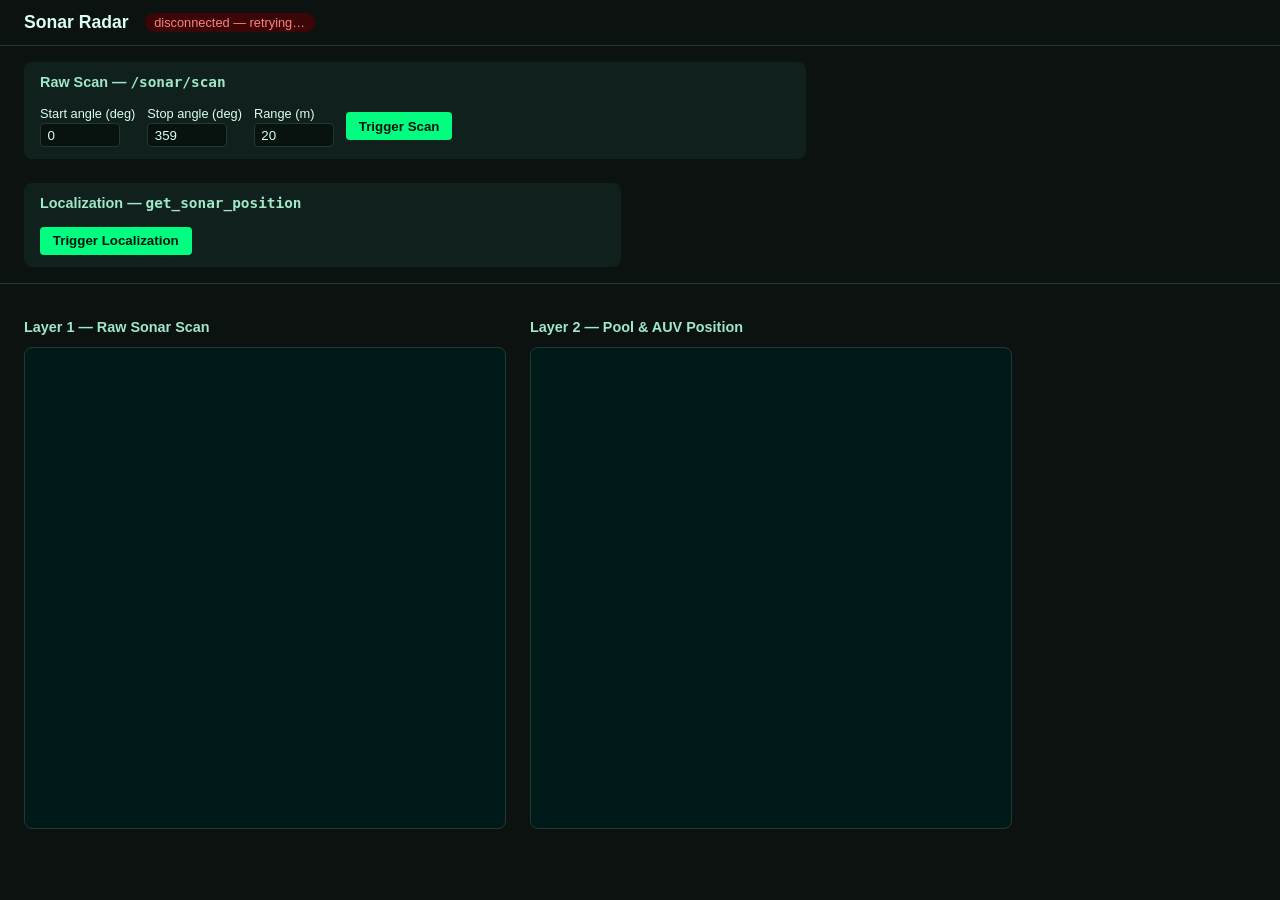
<file: tools/radar/frontend/index.html>
<!doctype html>
<html lang="en">
<head>
  <meta charset="utf-8" />
  <title>Sonar Radar</title>
  <link rel="stylesheet" href="css/style.css" />
</head>
<body>
  <header>
    <h1>Sonar Radar</h1>
    <span id="ws-status" class="status status-disconnected">disconnected</span>
  </header>

  <section class="controls">
    <form id="scan-form">
      <h2>Raw Scan — <code>/sonar/scan</code></h2>
      <label>Start angle (deg) <input type="number" id="scan-start" value="0" min="0" max="359" /></label>
      <label>Stop angle (deg) <input type="number" id="scan-stop" value="359" min="0" max="359" /></label>
      <label>Range (m) <input type="number" id="scan-range" value="20" min="1" max="50" /></label>
      <button type="submit">Trigger Scan</button>
      <span id="scan-status" class="call-status"></span>
    </form>

    <form id="localize-form">
      <h2>Localization — <code>get_sonar_position</code></h2>
      <button type="submit">Trigger Localization</button>
      <span id="localize-status" class="call-status"></span>
    </form>
  </section>

  <section class="views">
    <div class="view">
      <h2>Layer 1 — Raw Sonar Scan</h2>
      <canvas id="sonar-canvas" width="480" height="480"></canvas>
    </div>
    <div class="view">
      <h2>Layer 2 — Pool &amp; AUV Position</h2>
      <canvas id="pool-canvas" width="480" height="480"></canvas>
    </div>
  </section>

  <script src="js/sonar-view.js"></script>
  <script src="js/pool-view.js"></script>
  <script src="js/app.js"></script>
</body>
</html>
</file>
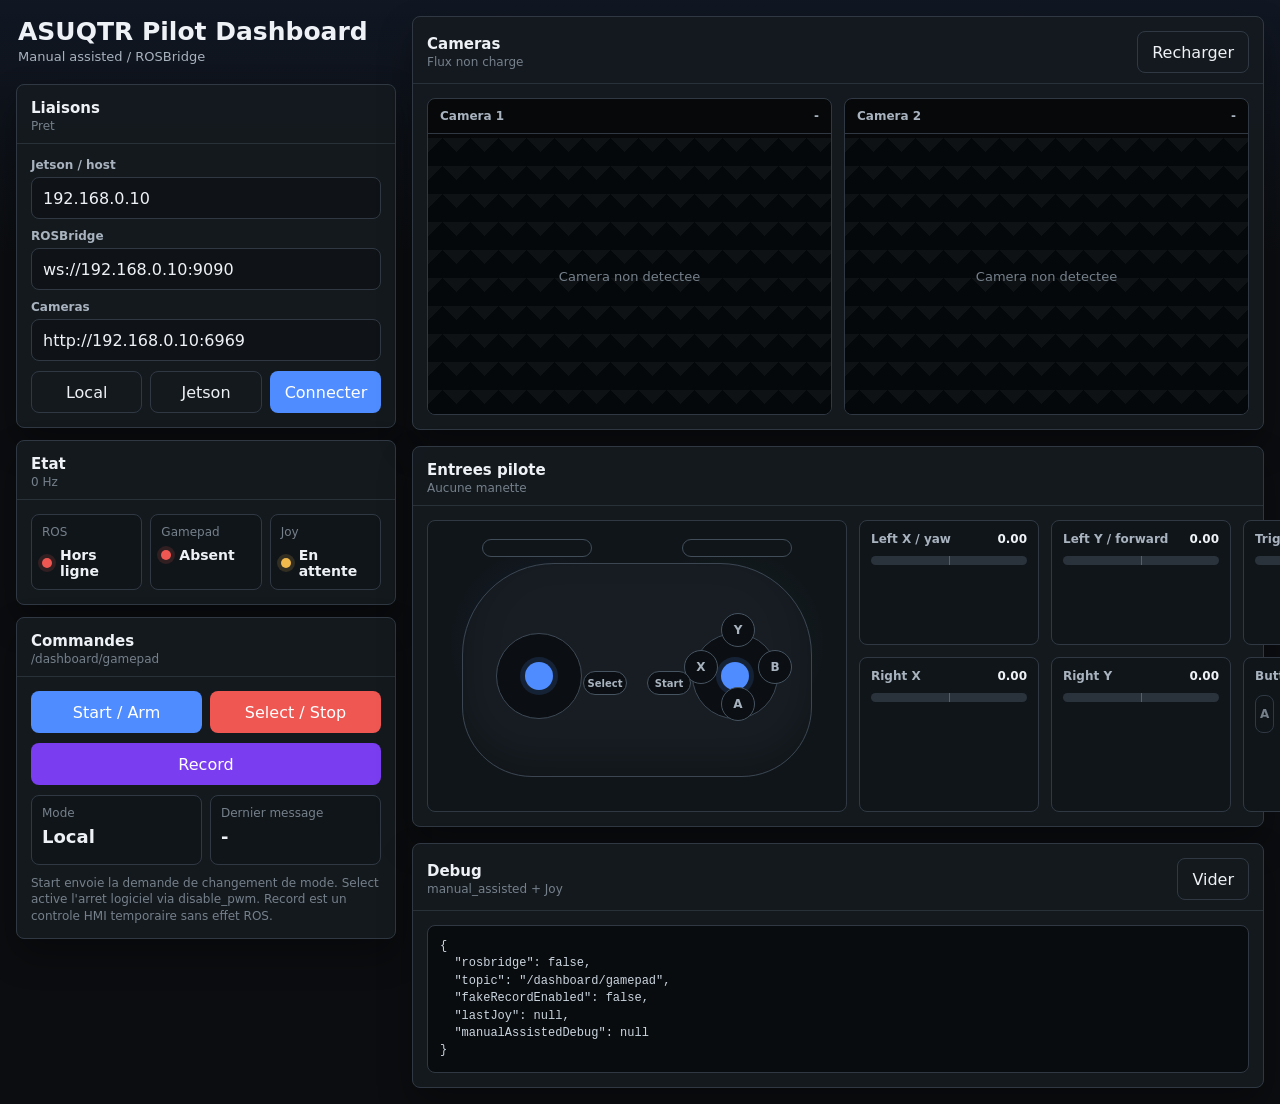
<file: tools/manual_assisted_dashboard.html>
<!doctype html>
<html lang="fr">
<head>
  <meta charset="utf-8">
  <meta name="viewport" content="width=device-width, initial-scale=1">
  <title>ASUQTR Pilot Dashboard</title>
  <style>
    :root {
      color-scheme: dark;
      --bg: #0b0d10;
      --surface: #151a1f;
      --surface-2: #1d242b;
      --line: #303943;
      --text: #eef2f6;
      --muted: #a8b3bf;
      --quiet: #75808b;
      --blue: #4f8cff;
      --green: #31c67a;
      --amber: #f1b84b;
      --red: #ef5753;
      --shadow: 0 16px 34px rgba(0, 0, 0, 0.32);
      font-family: Inter, ui-sans-serif, system-ui, -apple-system, BlinkMacSystemFont, "Segoe UI", Arial, sans-serif;
      background: var(--bg);
      color: var(--text);
    }

    * {
      box-sizing: border-box;
    }

    body {
      min-height: 100vh;
      margin: 0;
      background:
        linear-gradient(180deg, rgba(79, 140, 255, 0.08), transparent 260px),
        var(--bg);
    }

    button,
    input {
      font: inherit;
    }

    button {
      min-height: 42px;
      border: 1px solid transparent;
      border-radius: 8px;
      padding: 0 14px;
      color: var(--text);
      background: var(--surface-2);
      cursor: pointer;
    }

    button:hover {
      border-color: #4b5967;
      background: #26303a;
    }

    button:disabled {
      cursor: not-allowed;
      opacity: 0.55;
    }

    .primary {
      background: var(--blue);
      color: #fff;
    }

    .primary:hover {
      border-color: #7aaaed;
      background: #659cff;
    }

    .danger {
      background: var(--red);
      color: #fff;
    }

    .danger:hover {
      border-color: #ffaaa7;
      background: #ff6864;
    }

    .recording {
      background: #7a3df0;
      color: #fff;
    }

    .recording:hover {
      border-color: #b79aff;
      background: #8752f3;
    }

    .recording.active {
      border-color: #ffd27a;
      background: var(--amber);
      color: #1b1303;
    }

    .ghost {
      background: transparent;
      border-color: var(--line);
    }

    input {
      width: 100%;
      min-height: 42px;
      border: 1px solid var(--line);
      border-radius: 8px;
      padding: 0 11px;
      color: var(--text);
      background: #0f1317;
      outline: none;
    }

    input:focus {
      border-color: var(--blue);
      box-shadow: 0 0 0 3px rgba(79, 140, 255, 0.18);
    }

    .app {
      display: grid;
      grid-template-columns: minmax(320px, 380px) minmax(0, 1fr);
      gap: 16px;
      min-height: 100vh;
      padding: 16px;
    }

    .sidebar,
    .main {
      min-width: 0;
    }

    .sidebar {
      display: grid;
      align-content: start;
      gap: 12px;
    }

    .main {
      display: grid;
      grid-template-rows: auto minmax(300px, 1fr) auto;
      gap: 16px;
    }

    .panel {
      border: 1px solid var(--line);
      border-radius: 8px;
      background: rgba(21, 26, 31, 0.94);
      box-shadow: var(--shadow);
    }

    .panel-header {
      display: flex;
      align-items: center;
      justify-content: space-between;
      gap: 12px;
      min-height: 54px;
      padding: 14px 14px 10px;
      border-bottom: 1px solid rgba(48, 57, 67, 0.72);
    }

    .panel-title {
      margin: 0;
      font-size: 15px;
      font-weight: 750;
      letter-spacing: 0;
    }

    .panel-kicker {
      margin: 2px 0 0;
      color: var(--quiet);
      font-size: 12px;
    }

    .panel-body {
      padding: 14px;
    }

    .brand {
      display: grid;
      gap: 4px;
      padding: 3px 2px 8px;
    }

    .brand h1 {
      margin: 0;
      font-size: 25px;
      line-height: 1.05;
      letter-spacing: 0;
    }

    .brand .sub {
      color: var(--muted);
      font-size: 13px;
    }

    .status-grid {
      display: grid;
      grid-template-columns: repeat(3, minmax(0, 1fr));
      gap: 8px;
    }

    .status-card {
      min-height: 76px;
      border: 1px solid var(--line);
      border-radius: 8px;
      padding: 10px;
      background: #10151a;
    }

    .status-label {
      color: var(--quiet);
      font-size: 12px;
    }

    .status-value {
      display: flex;
      align-items: center;
      gap: 8px;
      margin-top: 8px;
      font-size: 14px;
      font-weight: 720;
      min-width: 0;
    }

    .dot {
      width: 10px;
      height: 10px;
      flex: 0 0 auto;
      border-radius: 50%;
      background: var(--quiet);
      box-shadow: 0 0 0 4px rgba(117, 128, 139, 0.14);
    }

    .dot.ok {
      background: var(--green);
      box-shadow: 0 0 0 4px rgba(49, 198, 122, 0.15);
    }

    .dot.warn {
      background: var(--amber);
      box-shadow: 0 0 0 4px rgba(241, 184, 75, 0.15);
    }

    .dot.bad {
      background: var(--red);
      box-shadow: 0 0 0 4px rgba(239, 87, 83, 0.15);
    }

    .field-grid {
      display: grid;
      gap: 10px;
    }

    .field label {
      display: block;
      margin-bottom: 5px;
      color: var(--muted);
      font-size: 12px;
      font-weight: 680;
    }

    .button-row {
      display: grid;
      grid-template-columns: repeat(2, minmax(0, 1fr));
      gap: 8px;
    }

    .button-row.three {
      grid-template-columns: repeat(3, minmax(0, 1fr));
    }

    .readout-grid {
      display: grid;
      grid-template-columns: repeat(2, minmax(0, 1fr));
      gap: 8px;
    }

    .metric {
      min-height: 70px;
      border: 1px solid var(--line);
      border-radius: 8px;
      padding: 10px;
      background: #10151a;
    }

    .metric-label {
      color: var(--quiet);
      font-size: 12px;
    }

    .metric-value {
      margin-top: 6px;
      font-size: 18px;
      font-weight: 760;
      white-space: nowrap;
      overflow: hidden;
      text-overflow: ellipsis;
    }

    .camera-grid {
      display: grid;
      grid-template-columns: repeat(2, minmax(260px, 1fr));
      gap: 12px;
      min-height: 0;
    }

    .camera {
      position: relative;
      display: grid;
      grid-template-rows: auto minmax(220px, 1fr);
      min-height: 0;
      border: 1px solid var(--line);
      border-radius: 8px;
      overflow: hidden;
      background: #06080a;
    }

    .camera-title {
      display: flex;
      align-items: center;
      justify-content: space-between;
      gap: 12px;
      padding: 10px 12px;
      border-bottom: 1px solid var(--line);
      color: var(--muted);
      font-size: 12px;
      font-weight: 700;
    }

    .camera img {
      display: block;
      width: 100%;
      height: 100%;
      min-height: 280px;
      object-fit: contain;
      background: #040608;
    }

    .camera.offline img {
      visibility: hidden;
    }

    .camera-placeholder {
      position: absolute;
      left: 0;
      right: 0;
      bottom: 0;
      top: 39px;
      display: none;
      place-items: center;
      padding: 18px;
      color: var(--quiet);
      text-align: center;
      font-size: 13px;
      background:
        linear-gradient(135deg, rgba(255, 255, 255, 0.04) 25%, transparent 25%),
        linear-gradient(225deg, rgba(255, 255, 255, 0.04) 25%, transparent 25%),
        #05080b;
      background-size: 28px 28px;
    }

    .camera.offline .camera-placeholder {
      display: grid;
    }

    .control-grid {
      display: grid;
      grid-template-columns: repeat(3, minmax(180px, 1fr));
      gap: 12px;
    }

    .pilot-layout {
      display: grid;
      grid-template-columns: minmax(310px, 420px) minmax(0, 1fr);
      gap: 12px;
      align-items: stretch;
    }

    .gamepad-visual {
      position: relative;
      min-height: 292px;
      border: 1px solid var(--line);
      border-radius: 8px;
      background:
        radial-gradient(circle at 28% 42%, rgba(79, 140, 255, 0.1), transparent 28%),
        radial-gradient(circle at 72% 42%, rgba(49, 198, 122, 0.1), transparent 28%),
        #10151a;
      overflow: hidden;
    }

    .gamepad-shell {
      position: absolute;
      inset: 42px 34px 34px;
      border: 1px solid #3b4652;
      border-radius: 92px 92px 70px 70px;
      background: #171d23;
      box-shadow: inset 0 -18px 36px rgba(0, 0, 0, 0.25);
    }

    .stick {
      position: absolute;
      width: 86px;
      height: 86px;
      border: 1px solid #3d4854;
      border-radius: 50%;
      background: #0b0f13;
    }

    .stick.left {
      left: 68px;
      top: 112px;
    }

    .stick.right {
      right: 68px;
      top: 112px;
    }

    .stick-dot {
      position: absolute;
      left: 50%;
      top: 50%;
      width: 28px;
      height: 28px;
      margin: -14px 0 0 -14px;
      border-radius: 50%;
      background: var(--blue);
      box-shadow: 0 0 0 5px rgba(79, 140, 255, 0.15);
      transform: translate(0, 0);
    }

    .trigger {
      position: absolute;
      top: 18px;
      width: 110px;
      height: 18px;
      border: 1px solid #414d59;
      border-radius: 999px;
      background: #10151a;
      overflow: hidden;
    }

    .trigger.left {
      left: 54px;
    }

    .trigger.right {
      right: 54px;
    }

    .trigger-fill {
      display: block;
      width: 0;
      height: 100%;
      background: var(--green);
    }

    .face-buttons {
      position: absolute;
      right: 54px;
      top: 92px;
      width: 108px;
      height: 108px;
    }

    .face-button,
    .small-button {
      position: absolute;
      display: grid;
      place-items: center;
      border: 1px solid #465360;
      border-radius: 50%;
      color: var(--muted);
      background: #0b0f13;
      font-size: 12px;
      font-weight: 760;
    }

    .face-button {
      width: 34px;
      height: 34px;
    }

    .face-button.active,
    .small-button.active {
      border-color: rgba(49, 198, 122, 0.8);
      color: #eafff3;
      background: rgba(49, 198, 122, 0.22);
    }

    .face-a { left: 37px; bottom: 0; }
    .face-b { right: 0; top: 37px; }
    .face-x { left: 0; top: 37px; }
    .face-y { left: 37px; top: 0; }

    .small-button {
      width: 44px;
      height: 24px;
      border-radius: 999px;
      font-size: 10px;
    }

    .small-button.select {
      left: calc(50% - 54px);
      top: 150px;
    }

    .small-button.start {
      left: calc(50% + 10px);
      top: 150px;
    }

    .axis-card {
      border: 1px solid var(--line);
      border-radius: 8px;
      padding: 11px;
      background: #10151a;
    }

    .axis-top {
      display: flex;
      justify-content: space-between;
      gap: 12px;
      color: var(--muted);
      font-size: 12px;
      font-weight: 680;
    }

    .axis-value {
      color: var(--text);
      font-variant-numeric: tabular-nums;
    }

    .bar {
      position: relative;
      height: 9px;
      margin-top: 10px;
      border-radius: 999px;
      background: #2a323b;
      overflow: hidden;
    }

    .bar::before {
      content: "";
      position: absolute;
      top: 0;
      bottom: 0;
      left: 50%;
      width: 1px;
      background: rgba(255, 255, 255, 0.22);
    }

    .bar-fill {
      position: absolute;
      top: 0;
      bottom: 0;
      left: 50%;
      width: 0;
      background: var(--blue);
      border-radius: 999px;
    }

    .button-map {
      display: grid;
      grid-template-columns: repeat(6, minmax(0, 1fr));
      gap: 8px;
      margin-top: 12px;
    }

    .pad-button {
      min-height: 38px;
      border: 1px solid var(--line);
      border-radius: 8px;
      display: grid;
      place-items: center;
      color: var(--quiet);
      background: #10151a;
      font-size: 12px;
      font-weight: 760;
    }

    .pad-button.active {
      border-color: rgba(49, 198, 122, 0.8);
      color: #dff9eb;
      background: rgba(49, 198, 122, 0.18);
    }

    .debug {
      max-height: 220px;
      margin: 0;
      padding: 12px;
      overflow: auto;
      border: 1px solid var(--line);
      border-radius: 8px;
      background: #090c0f;
      color: #cbd5df;
      font-size: 12px;
      line-height: 1.45;
    }

    .tiny {
      color: var(--quiet);
      font-size: 12px;
      line-height: 1.35;
    }

    @media (max-width: 1080px) {
      .app {
        grid-template-columns: 1fr;
      }

      .main {
        grid-template-rows: auto auto auto;
      }
    }

    @media (max-width: 760px) {
      .app {
        padding: 10px;
      }

      .status-grid,
      .camera-grid,
      .control-grid,
      .pilot-layout,
      .button-row,
      .button-row.three,
      .readout-grid {
        grid-template-columns: 1fr;
      }

      .button-map {
        grid-template-columns: repeat(3, minmax(0, 1fr));
      }

      .brand h1 {
        font-size: 22px;
      }
    }
  </style>
</head>
<body>
  <main class="app">
    <aside class="sidebar">
      <div class="brand">
        <h1>ASUQTR Pilot Dashboard</h1>
        <div class="sub">Manual assisted / ROSBridge</div>
      </div>

      <section class="panel">
        <div class="panel-header">
          <div>
            <h2 class="panel-title">Liaisons</h2>
            <p class="panel-kicker" id="hostHint">Pret</p>
          </div>
        </div>
        <div class="panel-body field-grid">
          <div class="field">
            <label for="jetsonIp">Jetson / host</label>
            <input id="jetsonIp" value="192.168.0.10" autocomplete="off">
          </div>
          <div class="field">
            <label for="rosbridgeUrl">ROSBridge</label>
            <input id="rosbridgeUrl" value="ws://192.168.0.10:9090" autocomplete="off">
          </div>
          <div class="field">
            <label for="cameraUrl">Cameras</label>
            <input id="cameraUrl" value="http://192.168.0.10:6969" autocomplete="off">
          </div>
          <div class="button-row three">
            <button id="localBtn" class="ghost" type="button">Local</button>
            <button id="jetsonBtn" class="ghost" type="button">Jetson</button>
            <button id="connectBtn" class="primary" type="button">Connecter</button>
          </div>
        </div>
      </section>

      <section class="panel">
        <div class="panel-header">
          <div>
            <h2 class="panel-title">Etat</h2>
            <p class="panel-kicker" id="publishRate">0 Hz</p>
          </div>
        </div>
        <div class="panel-body">
          <div class="status-grid">
            <div class="status-card">
              <div class="status-label">ROS</div>
              <div class="status-value"><span id="rosDot" class="dot bad"></span><span id="rosText">Hors ligne</span></div>
            </div>
            <div class="status-card">
              <div class="status-label">Gamepad</div>
              <div class="status-value"><span id="gamepadDot" class="dot bad"></span><span id="gamepadText">Absent</span></div>
            </div>
            <div class="status-card">
              <div class="status-label">Joy</div>
              <div class="status-value"><span id="pubDot" class="dot warn"></span><span id="pubText">En attente</span></div>
            </div>
          </div>
        </div>
      </section>

      <section class="panel">
        <div class="panel-header">
          <div>
            <h2 class="panel-title">Commandes</h2>
            <p class="panel-kicker">/dashboard/gamepad</p>
          </div>
        </div>
        <div class="panel-body field-grid">
          <div class="button-row">
            <button id="armBtn" class="primary" type="button">Start / Arm</button>
            <button id="stopBtn" class="danger" type="button">Select / Stop</button>
          </div>
          <button id="recordBtn" class="recording" type="button">Record</button>
          <div class="readout-grid">
            <div class="metric">
              <div class="metric-label">Mode</div>
              <div id="modeMetric" class="metric-value">Local</div>
            </div>
            <div class="metric">
              <div class="metric-label">Dernier message</div>
              <div id="ageMetric" class="metric-value">-</div>
            </div>
          </div>
          <div class="tiny">Start envoie la demande de changement de mode. Select active l'arret logiciel via disable_pwm. Record est un controle HMI temporaire sans effet ROS.</div>
        </div>
      </section>
    </aside>

    <section class="main">
      <section class="panel">
        <div class="panel-header">
          <div>
            <h2 class="panel-title">Cameras</h2>
            <p class="panel-kicker" id="cameraHint">Flux non charge</p>
          </div>
          <button id="reloadCamerasBtn" class="ghost" type="button">Recharger</button>
        </div>
        <div class="panel-body camera-grid">
          <article id="cam1Card" class="camera offline">
            <div class="camera-title"><span>Camera 1</span><span id="cam1State">-</span></div>
            <img id="cam1" alt="Camera 1">
            <div class="camera-placeholder">Camera non detectee</div>
          </article>
          <article id="cam2Card" class="camera offline">
            <div class="camera-title"><span>Camera 2</span><span id="cam2State">-</span></div>
            <img id="cam2" alt="Camera 2">
            <div class="camera-placeholder">Camera non detectee</div>
          </article>
        </div>
      </section>

      <section class="panel">
        <div class="panel-header">
          <div>
            <h2 class="panel-title">Entrees pilote</h2>
            <p class="panel-kicker" id="gamepadName">Aucune manette</p>
          </div>
        </div>
        <div class="panel-body">
          <div class="pilot-layout">
            <div class="gamepad-visual" aria-label="Gamepad state">
              <div class="gamepad-shell"></div>
              <div class="trigger left"><span id="ltFill" class="trigger-fill"></span></div>
              <div class="trigger right"><span id="rtFill" class="trigger-fill"></span></div>
              <div class="stick left"><span id="leftStickDot" class="stick-dot"></span></div>
              <div class="stick right"><span id="rightStickDot" class="stick-dot"></span></div>
              <div class="face-buttons">
                <span id="faceA" class="face-button face-a">A</span>
                <span id="faceB" class="face-button face-b">B</span>
                <span id="faceX" class="face-button face-x">X</span>
                <span id="faceY" class="face-button face-y">Y</span>
              </div>
              <span id="smallSelect" class="small-button select">Select</span>
              <span id="smallStart" class="small-button start">Start</span>
            </div>

            <div class="control-grid">
              <div class="axis-card" data-axis-card="leftX">
                <div class="axis-top"><span>Left X / yaw</span><span class="axis-value" id="leftXValue">0.00</span></div>
                <div class="bar"><span class="bar-fill" id="leftXBar"></span></div>
              </div>
              <div class="axis-card" data-axis-card="leftY">
                <div class="axis-top"><span>Left Y / forward</span><span class="axis-value" id="leftYValue">0.00</span></div>
                <div class="bar"><span class="bar-fill" id="leftYBar"></span></div>
              </div>
              <div class="axis-card" data-axis-card="vertical">
                <div class="axis-top"><span>Triggers / depth</span><span class="axis-value" id="verticalValue">0.00</span></div>
                <div class="bar"><span class="bar-fill" id="verticalBar"></span></div>
              </div>
              <div class="axis-card" data-axis-card="rightX">
                <div class="axis-top"><span>Right X</span><span class="axis-value" id="rightXValue">0.00</span></div>
                <div class="bar"><span class="bar-fill" id="rightXBar"></span></div>
              </div>
              <div class="axis-card" data-axis-card="rightY">
                <div class="axis-top"><span>Right Y</span><span class="axis-value" id="rightYValue">0.00</span></div>
                <div class="bar"><span class="bar-fill" id="rightYBar"></span></div>
              </div>
              <div class="axis-card" data-axis-card="buttons">
                <div class="axis-top"><span>Buttons</span><span class="axis-value" id="buttonValue">0</span></div>
                <div class="button-map">
                  <span id="btnA" class="pad-button">A</span>
                  <span id="btnB" class="pad-button">B</span>
                  <span id="btnX" class="pad-button">X</span>
                  <span id="btnY" class="pad-button">Y</span>
                  <span id="btnSelect" class="pad-button">Select</span>
                  <span id="btnStart" class="pad-button">Start</span>
                </div>
              </div>
            </div>
          </div>
        </div>
      </section>

      <section class="panel">
        <div class="panel-header">
          <div>
            <h2 class="panel-title">Debug</h2>
            <p class="panel-kicker">manual_assisted + Joy</p>
          </div>
          <button id="clearDebugBtn" class="ghost" type="button">Vider</button>
        </div>
        <div class="panel-body">
          <pre id="debug" class="debug">Waiting...</pre>
        </div>
      </section>
    </section>
  </main>

  <script>
    const joyTopic = "/dashboard/gamepad";
    const debugTopic = "/debug/manual_assisted";
    const publishPeriodMs = 50;
    const storageKey = "asuqtr.dashboard.settings";

    let ws = null;
    let publishTimer = null;
    let publishCount = 0;
    let lastPublishCount = 0;
    let lastJoy = null;
    let lastJoyAt = 0;
    let manualAssistedDebug = null;
    let selectedModeRequest = "Start envoye";
    let fakeRecordEnabled = false;

    const el = {
      jetsonIp: document.getElementById("jetsonIp"),
      rosbridgeUrl: document.getElementById("rosbridgeUrl"),
      cameraUrl: document.getElementById("cameraUrl"),
      hostHint: document.getElementById("hostHint"),
      rosDot: document.getElementById("rosDot"),
      gamepadDot: document.getElementById("gamepadDot"),
      pubDot: document.getElementById("pubDot"),
      rosText: document.getElementById("rosText"),
      gamepadText: document.getElementById("gamepadText"),
      pubText: document.getElementById("pubText"),
      publishRate: document.getElementById("publishRate"),
      gamepadName: document.getElementById("gamepadName"),
      debug: document.getElementById("debug"),
      modeMetric: document.getElementById("modeMetric"),
      ageMetric: document.getElementById("ageMetric"),
      cameraHint: document.getElementById("cameraHint"),
      recordBtn: document.getElementById("recordBtn"),
      cam1Card: document.getElementById("cam1Card"),
      cam2Card: document.getElementById("cam2Card"),
      cam1: document.getElementById("cam1"),
      cam2: document.getElementById("cam2"),
      cam1State: document.getElementById("cam1State"),
      cam2State: document.getElementById("cam2State"),
      leftStickDot: document.getElementById("leftStickDot"),
      rightStickDot: document.getElementById("rightStickDot"),
      ltFill: document.getElementById("ltFill"),
      rtFill: document.getElementById("rtFill")
    };

    const axisEls = {
      leftX: { value: document.getElementById("leftXValue"), bar: document.getElementById("leftXBar") },
      leftY: { value: document.getElementById("leftYValue"), bar: document.getElementById("leftYBar") },
      vertical: { value: document.getElementById("verticalValue"), bar: document.getElementById("verticalBar") },
      rightX: { value: document.getElementById("rightXValue"), bar: document.getElementById("rightXBar") },
      rightY: { value: document.getElementById("rightYValue"), bar: document.getElementById("rightYBar") }
    };

    const buttonEls = {
      0: document.getElementById("btnA"),
      1: document.getElementById("btnB"),
      2: document.getElementById("btnX"),
      3: document.getElementById("btnY"),
      6: document.getElementById("btnSelect"),
      7: document.getElementById("btnStart")
    };

    const faceButtonEls = {
      0: document.getElementById("faceA"),
      1: document.getElementById("faceB"),
      2: document.getElementById("faceX"),
      3: document.getElementById("faceY"),
      6: document.getElementById("smallSelect"),
      7: document.getElementById("smallStart")
    };

    function setDot(dot, status) {
      dot.className = "dot " + status;
    }

    function clamp(value, min, max) {
      return Math.min(max, Math.max(min, value));
    }

    function nowStamp() {
      const ms = Date.now();
      return {
        sec: Math.floor(ms / 1000),
        nanosec: (ms % 1000) * 1000000
      };
    }

    function loadSettings() {
      try {
        const settings = JSON.parse(localStorage.getItem(storageKey) || "{}");
        if (settings.jetsonIp) el.jetsonIp.value = settings.jetsonIp;
        if (settings.rosbridgeUrl) el.rosbridgeUrl.value = settings.rosbridgeUrl;
        if (settings.cameraUrl) el.cameraUrl.value = settings.cameraUrl;
      } catch (error) {
        console.warn("Could not load dashboard settings", error);
      }
    }

    function saveSettings() {
      const settings = {
        jetsonIp: el.jetsonIp.value.trim(),
        rosbridgeUrl: el.rosbridgeUrl.value.trim(),
        cameraUrl: el.cameraUrl.value.trim()
      };
      try {
        localStorage.setItem(storageKey, JSON.stringify(settings));
      } catch (error) {
        console.warn("Could not save dashboard settings", error);
      }
    }

    function applyHost(host) {
      const cleanHost = host.trim();
      el.jetsonIp.value = cleanHost;
      el.rosbridgeUrl.value = "ws://" + cleanHost + ":9090";
      el.cameraUrl.value = "http://" + cleanHost + ":6969";
      saveSettings();
    }

    function normalizedUrls() {
      const ip = el.jetsonIp.value.trim() || "127.0.0.1";
      const rosUrl = el.rosbridgeUrl.value.trim() || "ws://" + ip + ":9090";
      const camBase = el.cameraUrl.value.trim() || "http://" + ip + ":6969";
      el.rosbridgeUrl.value = rosUrl;
      el.cameraUrl.value = camBase;
      return { ip, rosUrl, camBase };
    }

    function send(obj) {
      if (!ws || ws.readyState !== WebSocket.OPEN) {
        return false;
      }
      ws.send(JSON.stringify(obj));
      return true;
    }

    function advertiseJoy() {
      send({
        op: "advertise",
        topic: joyTopic,
        type: "sensor_msgs/msg/Joy"
      });
      send({
        op: "subscribe",
        topic: debugTopic,
        type: "std_msgs/msg/Float64MultiArray",
        throttle_rate: 120
      });
    }

    function connect() {
      const { rosUrl, camBase } = normalizedUrls();
      saveSettings();
      reloadCameras(camBase);

      if (ws) {
        ws.onopen = null;
        ws.onclose = null;
        ws.onerror = null;
        ws.onmessage = null;
        ws.close();
      }

      el.hostHint.textContent = rosUrl;
      el.rosText.textContent = "Connexion...";
      setDot(el.rosDot, "warn");

      ws = new WebSocket(rosUrl);
      ws.onopen = () => {
        setDot(el.rosDot, "ok");
        el.rosText.textContent = "Connecte";
        advertiseJoy();
      };
      ws.onclose = () => {
        setDot(el.rosDot, "bad");
        setDot(el.pubDot, "warn");
        el.rosText.textContent = "Hors ligne";
        el.pubText.textContent = "En attente";
      };
      ws.onerror = () => {
        setDot(el.rosDot, "bad");
        el.rosText.textContent = "Erreur";
      };
      ws.onmessage = (event) => {
        try {
          const data = JSON.parse(event.data);
          if (data.topic === debugTopic) {
            manualAssistedDebug = data.msg;
          }
        } catch (error) {
          console.warn("Invalid rosbridge message", error);
        }
      };
    }

    function reloadCameras(baseUrl) {
      const camBase = baseUrl || normalizedUrls().camBase;
      const stamp = Date.now();
      setCameraState(1, "loading");
      setCameraState(2, "loading");
      el.cam1State.textContent = "loading";
      el.cam2State.textContent = "loading";
      el.cameraHint.textContent = camBase;
      el.cam1.src = camBase + "/video_feed1?t=" + stamp;
      el.cam2.src = camBase + "/video_feed2?t=" + stamp;
    }

    function setCameraState(cameraIndex, state) {
      const card = cameraIndex === 1 ? el.cam1Card : el.cam2Card;
      const label = cameraIndex === 1 ? el.cam1State : el.cam2State;
      label.textContent = state;
      card.classList.toggle("offline", state !== "online" && state !== "loading");
    }

    function buttonValue(gp, index) {
      const button = gp.buttons[index];
      return button && button.pressed ? 1 : 0;
    }

    function triggerAxis(gp, index) {
      const button = gp.buttons[index];
      const value = button ? button.value : 0;
      return 1 - 2 * value;
    }

    function readGamepad() {
      const pads = navigator.getGamepads ? navigator.getGamepads() : [];
      const gp = Array.from(pads).find(Boolean);
      if (!gp) {
        setDot(el.gamepadDot, "bad");
        el.gamepadText.textContent = "Absent";
        el.gamepadName.textContent = "Aucune manette";
        resetInputs();
        return null;
      }

      setDot(el.gamepadDot, "ok");
      el.gamepadText.textContent = "Actif";
      el.gamepadName.textContent = gp.id || "Gamepad";

      const leftX = gp.axes[0] || 0;
      const leftY = -(gp.axes[1] || 0);
      const rightX = gp.axes[2] || 0;
      const rightY = -(gp.axes[3] || 0);
      const ltAxis = triggerAxis(gp, 6);
      const rtAxis = triggerAxis(gp, 7);
      const vertical = -((ltAxis - rtAxis) / 2);
      const ltValue = gp.buttons[6] ? gp.buttons[6].value : 0;
      const rtValue = gp.buttons[7] ? gp.buttons[7].value : 0;

      const axes = [leftX, leftY, ltAxis, rightX, rightY, rtAxis];
      const buttons = new Array(12).fill(0);
      buttons[0] = buttonValue(gp, 0);
      buttons[1] = buttonValue(gp, 1);
      buttons[2] = buttonValue(gp, 2);
      buttons[3] = buttonValue(gp, 3);
      buttons[4] = buttonValue(gp, 4);
      buttons[5] = buttonValue(gp, 5);
      buttons[6] = buttonValue(gp, 8);
      buttons[7] = buttonValue(gp, 9);

      updateInputs({ leftX, leftY, rightX, rightY, vertical, ltValue, rtValue, buttons });

      return {
        header: {
          stamp: nowStamp(),
          frame_id: ""
        },
        axes,
        buttons
      };
    }

    function updateInputs(state) {
      setAxis("leftX", state.leftX);
      setAxis("leftY", state.leftY);
      setAxis("rightX", state.rightX);
      setAxis("rightY", state.rightY);
      setAxis("vertical", state.vertical);

      let activeCount = 0;
      Object.keys(buttonEls).forEach((index) => {
        const active = Boolean(state.buttons[Number(index)]);
        buttonEls[index].classList.toggle("active", active);
        faceButtonEls[index].classList.toggle("active", active);
        if (active) activeCount += 1;
      });
      document.getElementById("buttonValue").textContent = String(activeCount);

      setStick(el.leftStickDot, state.leftX, -state.leftY);
      setStick(el.rightStickDot, state.rightX, -state.rightY);
      el.ltFill.style.width = (clamp(state.ltValue, 0, 1) * 100).toFixed(1) + "%";
      el.rtFill.style.width = (clamp(state.rtValue, 0, 1) * 100).toFixed(1) + "%";
    }

    function resetInputs() {
      updateInputs({
        leftX: 0,
        leftY: 0,
        rightX: 0,
        rightY: 0,
        vertical: 0,
        ltValue: 0,
        rtValue: 0,
        buttons: new Array(12).fill(0)
      });
    }

    function setStick(dot, x, y) {
      const maxTravel = 26;
      const tx = clamp(x, -1, 1) * maxTravel;
      const ty = clamp(y, -1, 1) * maxTravel;
      dot.style.transform = "translate(" + tx.toFixed(1) + "px, " + ty.toFixed(1) + "px)";
    }

    function setAxis(name, value) {
      const axis = axisEls[name];
      const normalized = clamp(value, -1, 1);
      axis.value.textContent = normalized.toFixed(2);
      if (normalized >= 0) {
        axis.bar.style.left = "50%";
        axis.bar.style.width = (normalized * 50).toFixed(2) + "%";
      } else {
        axis.bar.style.left = (50 + normalized * 50).toFixed(2) + "%";
        axis.bar.style.width = (-normalized * 50).toFixed(2) + "%";
      }
    }

    function publishJoy(msg) {
      const published = send({
        op: "publish",
        topic: joyTopic,
        msg
      });
      lastJoy = msg;
      lastJoyAt = Date.now();
      if (published) {
        publishCount += 1;
        setDot(el.pubDot, "ok");
        el.pubText.textContent = "Publication";
      } else {
        setDot(el.pubDot, "warn");
        el.pubText.textContent = "En attente";
      }
    }

    function sendSynthetic(buttonIndex) {
      const msg = readGamepad() || {
        header: { stamp: nowStamp(), frame_id: "" },
        axes: [0, 0, 1, 0, 0, 1],
        buttons: new Array(12).fill(0)
      };
      msg.buttons = msg.buttons.slice();
      msg.buttons[buttonIndex] = 1;
      publishJoy(msg);
      if (buttonIndex === 7) {
        el.modeMetric.textContent = selectedModeRequest;
      }
      setTimeout(() => {
        msg.header.stamp = nowStamp();
        msg.buttons[buttonIndex] = 0;
        publishJoy(msg);
      }, 120);
    }

    function updateDebug() {
      const age = lastJoyAt ? ((Date.now() - lastJoyAt) / 1000).toFixed(1) + "s" : "-";
      el.ageMetric.textContent = age;
      el.debug.textContent = JSON.stringify({
        rosbridge: Boolean(ws && ws.readyState === WebSocket.OPEN),
        topic: joyTopic,
        fakeRecordEnabled,
        lastJoy,
        manualAssistedDebug
      }, null, 2);
    }

    function loop() {
      const joy = readGamepad();
      if (joy) {
        publishJoy(joy);
      }
      updateDebug();
    }

    function updatePublishRate() {
      const delta = publishCount - lastPublishCount;
      lastPublishCount = publishCount;
      el.publishRate.textContent = delta + " Hz";
    }

    document.getElementById("connectBtn").addEventListener("click", connect);
    document.getElementById("localBtn").addEventListener("click", () => applyHost("127.0.0.1"));
    document.getElementById("jetsonBtn").addEventListener("click", () => applyHost("192.168.0.10"));
    document.getElementById("armBtn").addEventListener("click", () => sendSynthetic(7));
    document.getElementById("stopBtn").addEventListener("click", () => sendSynthetic(6));
    document.getElementById("recordBtn").addEventListener("click", () => {
      fakeRecordEnabled = !fakeRecordEnabled;
      el.recordBtn.classList.toggle("active", fakeRecordEnabled);
      el.recordBtn.textContent = fakeRecordEnabled ? "Record armed" : "Record";
    });
    document.getElementById("reloadCamerasBtn").addEventListener("click", () => reloadCameras());
    document.getElementById("clearDebugBtn").addEventListener("click", () => {
      lastJoy = null;
      manualAssistedDebug = null;
      updateDebug();
    });

    el.cam1.addEventListener("load", () => { setCameraState(1, "online"); });
    el.cam2.addEventListener("load", () => { setCameraState(2, "online"); });
    el.cam1.addEventListener("error", () => { setCameraState(1, "offline"); });
    el.cam2.addEventListener("error", () => { setCameraState(2, "offline"); });

    window.addEventListener("gamepadconnected", () => {
      setDot(el.gamepadDot, "ok");
      el.gamepadText.textContent = "Actif";
    });
    window.addEventListener("gamepaddisconnected", () => {
      setDot(el.gamepadDot, "bad");
      el.gamepadText.textContent = "Absent";
    });

    loadSettings();
    resetInputs();
    publishTimer = setInterval(loop, publishPeriodMs);
    setInterval(updatePublishRate, 1000);
    updateDebug();
  </script>
</body>
</html>
</file>
<file: tools/radar/frontend/css/style.css>
:root {
  color-scheme: dark;
  --bg: #0b1210;
  --panel: #10201d;
  --accent: #00ff80;
  --text: #d9fff0;
}

* {
  box-sizing: border-box;
}

body {
  margin: 0;
  background: var(--bg);
  color: var(--text);
  font-family: "Segoe UI", Roboto, sans-serif;
}

header {
  display: flex;
  align-items: center;
  gap: 1rem;
  padding: 0.75rem 1.5rem;
  border-bottom: 1px solid #1f3a34;
}

header h1 {
  font-size: 1.1rem;
  margin: 0;
}

.status {
  font-size: 0.8rem;
  padding: 0.15rem 0.6rem;
  border-radius: 1rem;
}

.status-connected {
  background: #063d1f;
  color: var(--accent);
}

.status-disconnected {
  background: #3d0606;
  color: #ff8080;
}

.controls {
  display: flex;
  flex-wrap: wrap;
  gap: 1.5rem;
  padding: 1rem 1.5rem;
  border-bottom: 1px solid #1f3a34;
}

.controls form {
  background: var(--panel);
  padding: 0.75rem 1rem;
  border-radius: 0.5rem;
  display: flex;
  flex-wrap: wrap;
  align-items: center;
  gap: 0.75rem;
}

.controls h2 {
  width: 100%;
  font-size: 0.9rem;
  margin: 0 0 0.25rem 0;
  color: #9fe8c9;
}

.controls label {
  font-size: 0.8rem;
  display: flex;
  flex-direction: column;
  gap: 0.15rem;
}

.controls input {
  width: 5rem;
  background: #08120f;
  color: var(--text);
  border: 1px solid #1f3a34;
  border-radius: 0.25rem;
  padding: 0.2rem 0.4rem;
}

.controls button {
  background: var(--accent);
  color: #06140f;
  border: none;
  border-radius: 0.25rem;
  padding: 0.4rem 0.8rem;
  cursor: pointer;
  font-weight: 600;
}

.call-status {
  font-size: 0.75rem;
  color: #9fe8c9;
  min-width: 8rem;
}

.views {
  display: flex;
  flex-wrap: wrap;
  gap: 1.5rem;
  padding: 1.5rem;
}

.view h2 {
  font-size: 0.9rem;
  color: #9fe8c9;
}

canvas {
  background: #001a1a;
  border: 1px solid #1f3a34;
  border-radius: 0.5rem;
}
</file>
